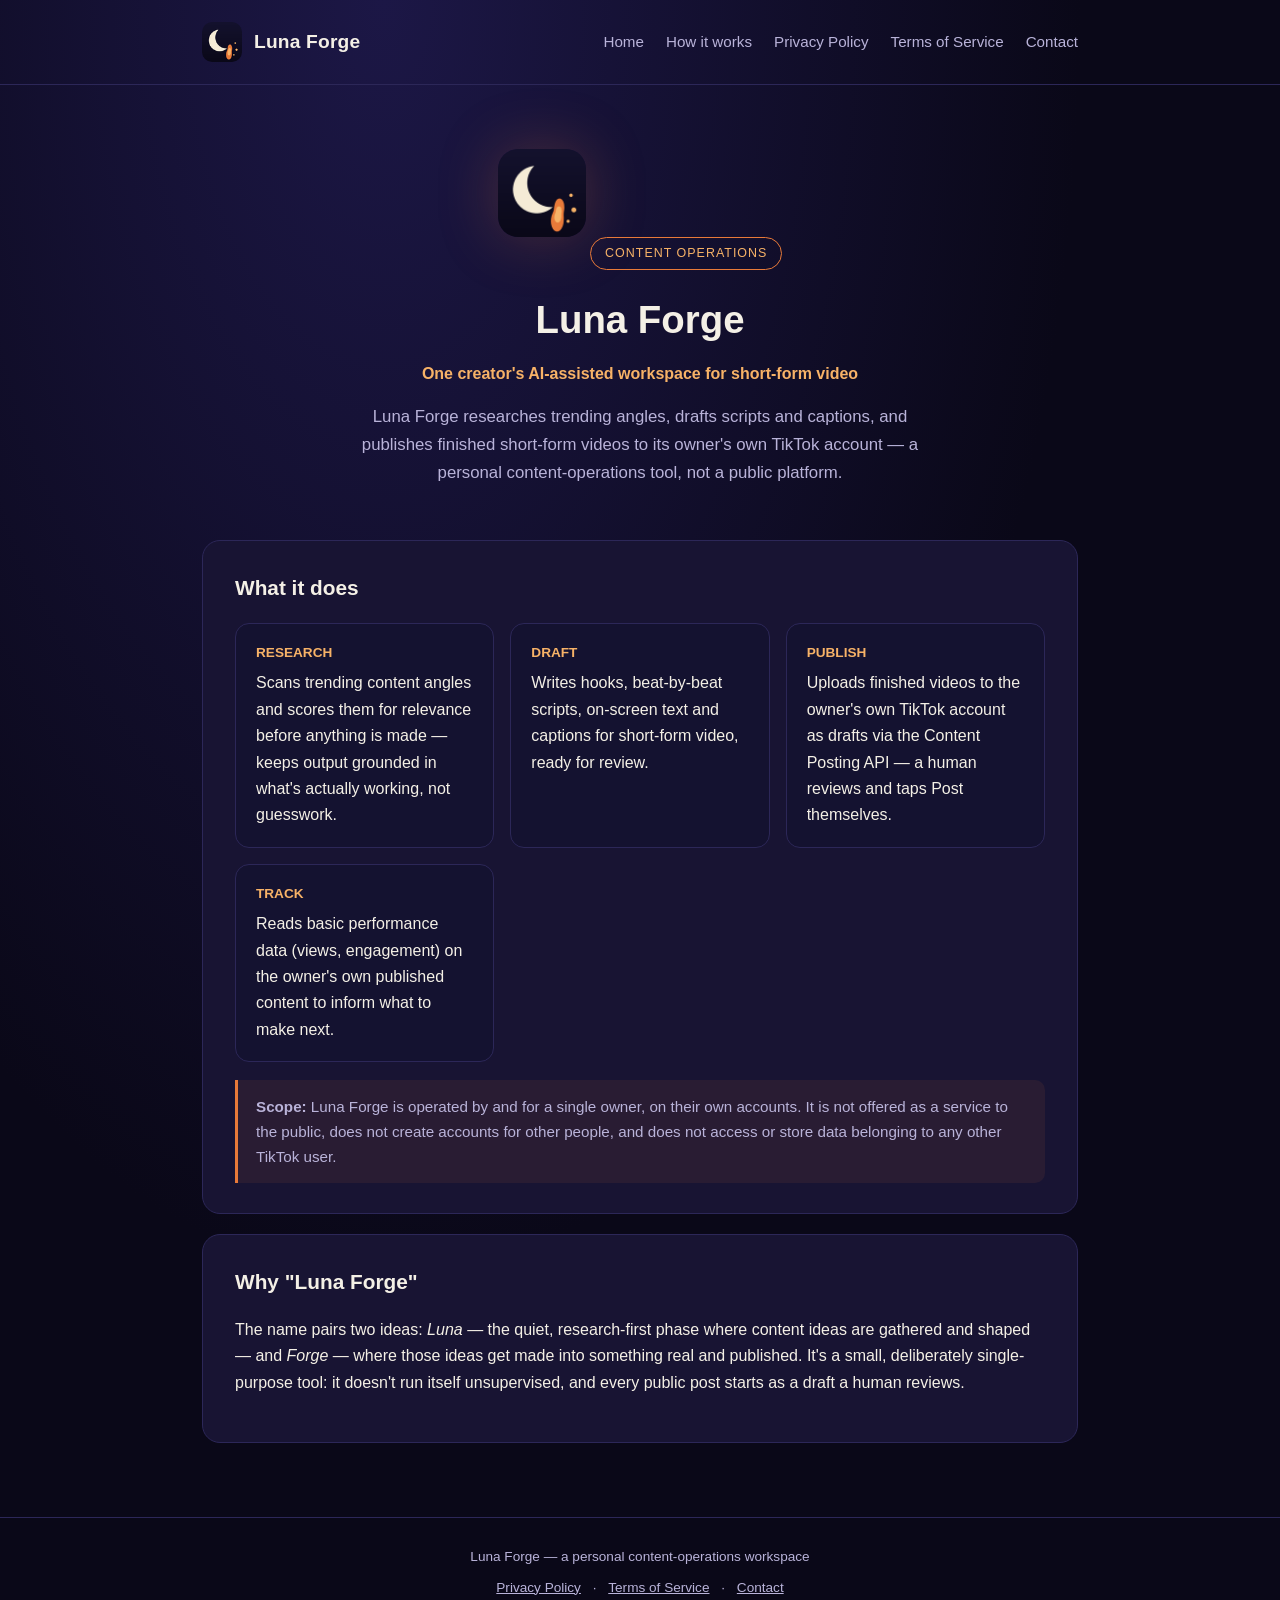
<file: index.html>
<!DOCTYPE html>
<html lang="en">
<head>
<meta charset="UTF-8">
<meta name="viewport" content="width=device-width, initial-scale=1">
<title>Luna Forge</title>
<meta name="description" content="Luna Forge — a personal, AI-assisted content-operations workspace for researching, drafting and publishing short-form video content.">
<link rel="icon" type="image/png" href="/icon-32.png">
<link rel="apple-touch-icon" href="/icon-180.png">
<style>
  :root{
    --bg:#0a0818; --bg2:#141230; --panel:#181433; --line:#2c2758;
    --ink:#f4f0e6; --muted:#b9b3d9; --ember:#e87a39; --ember-light:#f7b267; --moon:#f5ebd6;
  }
  *{box-sizing:border-box}
  html,body{margin:0;padding:0}
  body{
    background:radial-gradient(ellipse at 30% 0%, #1c1746 0%, var(--bg) 55%);
    color:var(--ink); font-family:-apple-system,BlinkMacSystemFont,'Segoe UI',Helvetica,Arial,sans-serif;
    line-height:1.65;
  }
  a{ color:var(--ember-light); }
  .wrap{ max-width:920px; margin:0 auto; padding:0 22px; }

  header{ padding-block:22px; border-bottom:1px solid var(--line); }
  .nav{ display:flex; align-items:center; justify-content:space-between; gap:16px; flex-wrap:wrap; }
  .brand{ display:flex; align-items:center; gap:12px; text-decoration:none; }
  .brand img{ width:40px; height:40px; border-radius:10px; display:block; }
  .brand span{ font-size:1.2rem; font-weight:700; letter-spacing:.01em; color:var(--ink); }
  nav.links{ display:flex; gap:22px; flex-wrap:wrap; }
  nav.links a{ color:var(--muted); text-decoration:none; font-size:0.95rem; }
  nav.links a:hover{ color:var(--ember-light); }

  .hero{ text-align:center; padding:64px 20px 44px; }
  .hero img.mark{ width:88px; height:88px; border-radius:20px; margin-bottom:20px; box-shadow:0 0 60px rgba(232,122,57,0.25); }
  .hero h1{ font-size:2.4rem; margin:0 0 10px; }
  .hero .tag{ color:var(--ember-light); font-weight:600; margin-bottom:16px; }
  .hero p.lede{ color:var(--muted); max-width:560px; margin:0 auto; font-size:1.05rem; }

  .badge{
    display:inline-block; font-size:0.78rem; letter-spacing:.08em; text-transform:uppercase;
    color:var(--ember-light); border:1px solid var(--ember); border-radius:999px; padding:5px 14px; margin-bottom:18px;
  }

  section{ padding:10px 0 54px; }
  .card{
    background:var(--panel); border:1px solid var(--line); border-radius:18px;
    padding:30px 32px; margin-bottom:20px;
  }
  .card h2{ margin-top:0; font-size:1.3rem; }
  .grid{ display:grid; grid-template-columns:repeat(auto-fit,minmax(220px,1fr)); gap:16px; margin-top:16px; }
  .item{ background:var(--bg2); border:1px solid var(--line); border-radius:14px; padding:18px 20px; }
  .item .n{ color:var(--ember-light); font-weight:700; font-size:0.85rem; margin-bottom:6px; }

  .scope{
    border-left:3px solid var(--ember); padding:14px 18px; background:rgba(232,122,57,0.08);
    border-radius:0 10px 10px 0; margin-top:18px; font-size:0.95rem; color:var(--muted);
  }

  footer{
    border-top:1px solid var(--line); padding:28px 20px 44px; text-align:center;
    color:var(--muted); font-size:0.85rem;
  }
  footer a{ color:var(--muted); text-decoration:underline; }
  footer .links a{ margin:0 8px; }

  @media (max-width:480px){
    .hero h1{ font-size:1.8rem; }
    .card{ padding:24px 20px; }
  }
</style>
</head>
<body>

<header>
  <div class="wrap nav">
    <a href="/" class="brand">
      <img src="/icon-64.png" alt="Luna Forge">
      <span>Luna Forge</span>
    </a>
    <nav class="links">
      <a href="/">Home</a>
      <a href="/#how-it-works">How it works</a>
      <a href="/privacy.html">Privacy Policy</a>
      <a href="/terms.html">Terms of Service</a>
      <a href="mailto:fezuk85@googlemail.com">Contact</a>
    </nav>
  </div>
</header>

<main class="wrap">
  <div class="hero">
    <img class="mark" src="/icon-180.png" alt="Luna Forge logo">
    <div class="badge">Content Operations</div>
    <h1>Luna Forge</h1>
    <div class="tag">One creator's AI-assisted workspace for short-form video</div>
    <p class="lede">Luna Forge researches trending angles, drafts scripts and captions, and publishes finished short-form videos to its owner's own TikTok account — a personal content-operations tool, not a public platform.</p>
  </div>

  <section id="how-it-works">
    <div class="card">
      <h2>What it does</h2>
      <div class="grid">
        <div class="item"><div class="n">RESEARCH</div>Scans trending content angles and scores them for relevance before anything is made — keeps output grounded in what's actually working, not guesswork.</div>
        <div class="item"><div class="n">DRAFT</div>Writes hooks, beat-by-beat scripts, on-screen text and captions for short-form video, ready for review.</div>
        <div class="item"><div class="n">PUBLISH</div>Uploads finished videos to the owner's own TikTok account as drafts via the Content Posting API — a human reviews and taps Post themselves.</div>
        <div class="item"><div class="n">TRACK</div>Reads basic performance data (views, engagement) on the owner's own published content to inform what to make next.</div>
      </div>
      <div class="scope">
        <strong>Scope:</strong> Luna Forge is operated by and for a single owner, on their own accounts. It is not offered as a service to the public, does not create accounts for other people, and does not access or store data belonging to any other TikTok user.
      </div>
    </div>

    <div class="card">
      <h2>Why "Luna Forge"</h2>
      <p>The name pairs two ideas: <em>Luna</em> — the quiet, research-first phase where content ideas are gathered and shaped — and <em>Forge</em> — where those ideas get made into something real and published. It's a small, deliberately single-purpose tool: it doesn't run itself unsupervised, and every public post starts as a draft a human reviews.</p>
    </div>
  </section>
</main>

<footer>
  <div class="wrap">
    Luna Forge — a personal content-operations workspace<br>
    <div class="links" style="margin-top:8px">
      <a href="/privacy.html">Privacy Policy</a> ·
      <a href="/terms.html">Terms of Service</a> ·
      <a href="mailto:fezuk85@googlemail.com">Contact</a>
    </div>
  </div>
</footer>

</body>
</html>
</file>
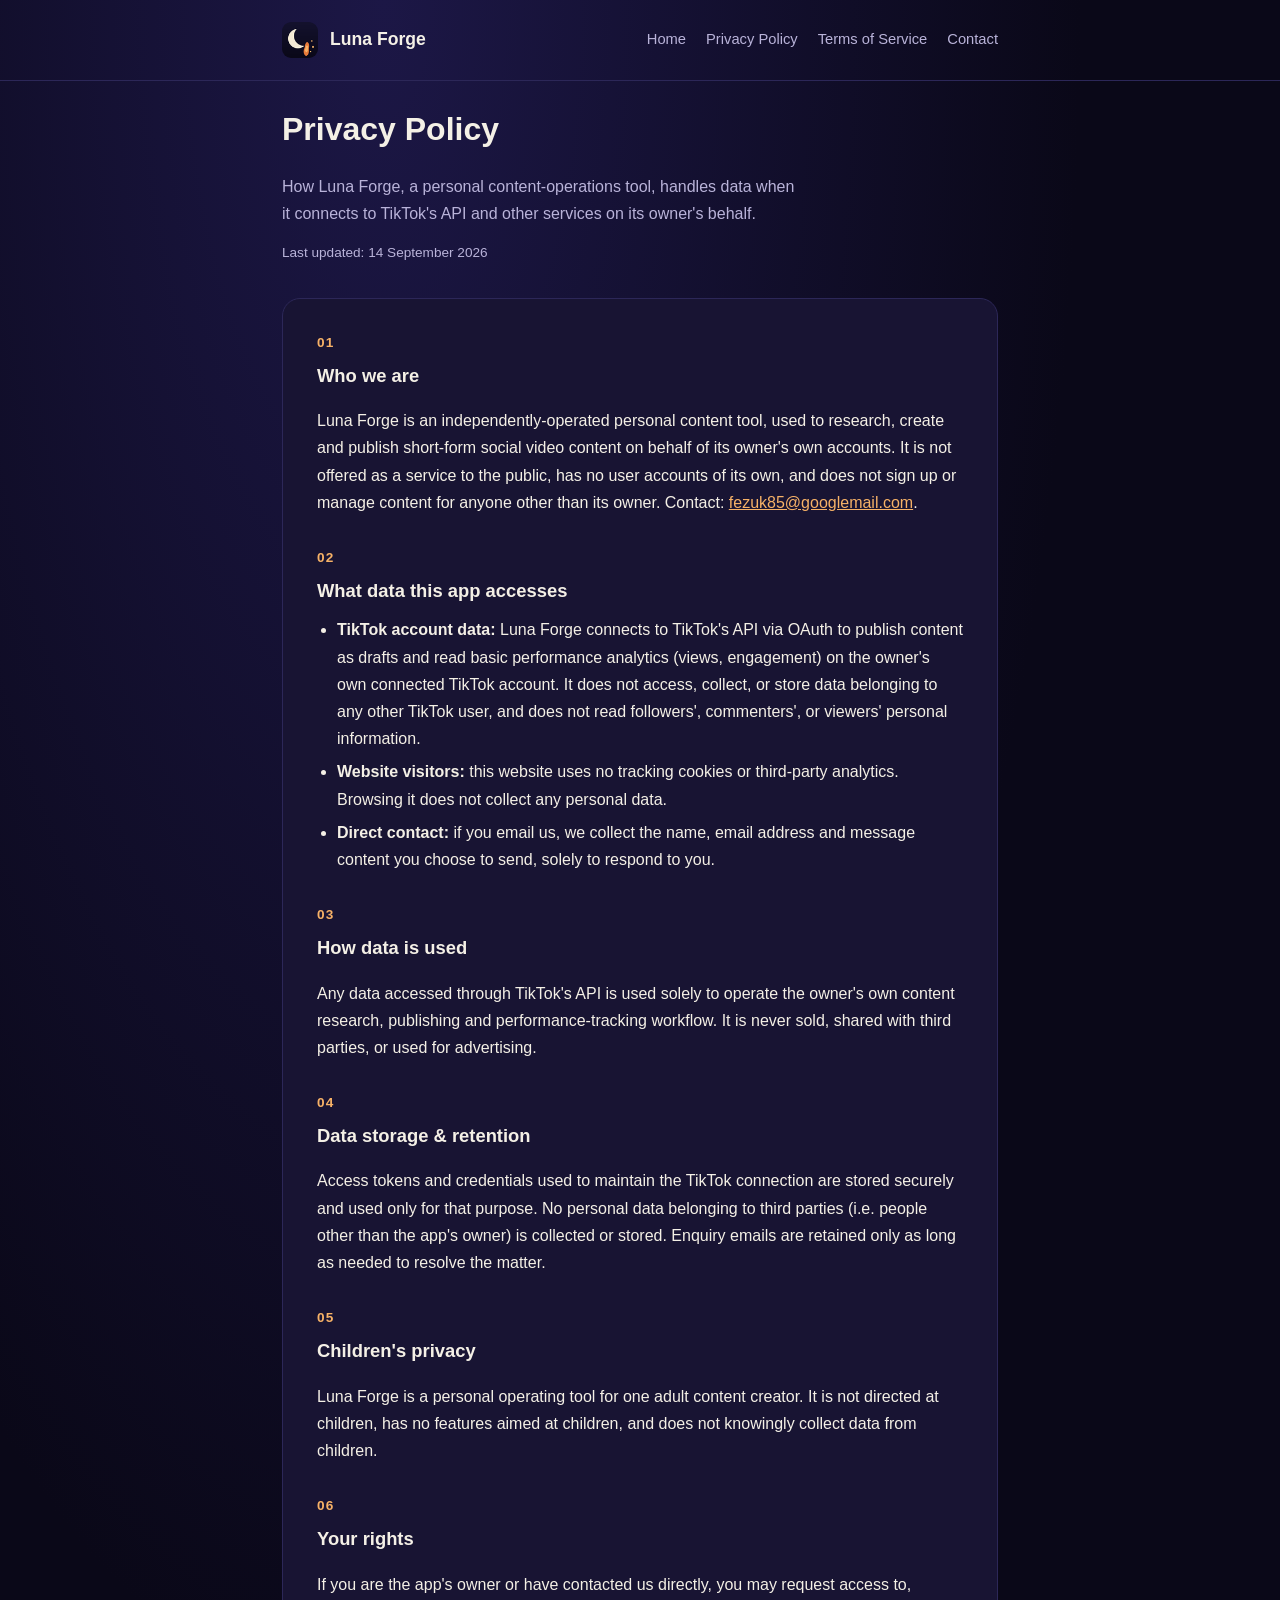
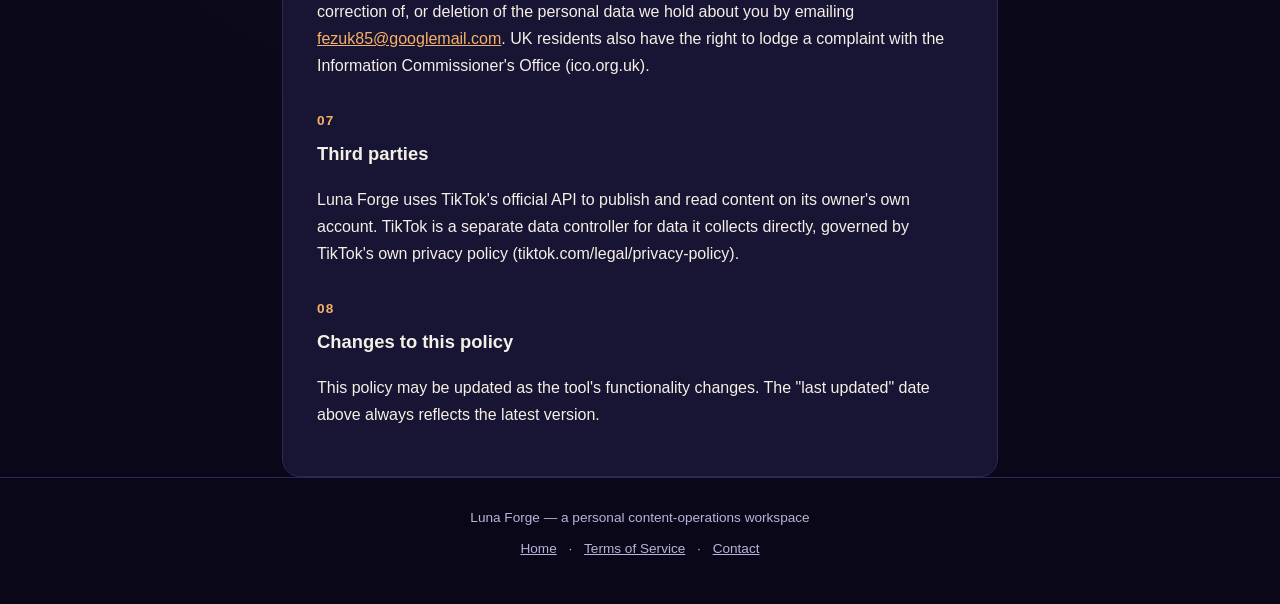
<file: privacy.htm>
<!DOCTYPE html>
<html lang="en">
<head>
<meta charset="UTF-8">
<meta name="viewport" content="width=device-width, initial-scale=1">
<title>Privacy Policy — Luna Forge</title>
<link rel="icon" type="image/png" href="/icon-32.png">
<link rel="apple-touch-icon" href="/icon-180.png">
<link rel="stylesheet" href="/legal.css">
</head>
<body>

<header>
  <div class="wrap nav">
    <a href="/" class="brand">
      <img src="/icon-64.png" alt="Luna Forge">
      <span>Luna Forge</span>
    </a>
    <nav class="links">
      <a href="/">Home</a>
      <a href="/privacy.html">Privacy Policy</a>
      <a href="/terms.html">Terms of Service</a>
      <a href="mailto:fezuk85@googlemail.com">Contact</a>
    </nav>
  </div>
</header>

<main class="wrap">
  <h1>Privacy Policy</h1>
  <p class="subtitle">How Luna Forge, a personal content-operations tool, handles data when it connects to TikTok's API and other services on its owner's behalf.</p>
  <p class="updated">Last updated: 14 September 2026</p>

  <div class="card">
    <div class="sec">
      <div class="num">01</div>
      <h2>Who we are</h2>
      <p>Luna Forge is an independently-operated personal content tool, used to research, create and publish short-form social video content on behalf of its owner's own accounts. It is not offered as a service to the public, has no user accounts of its own, and does not sign up or manage content for anyone other than its owner. Contact: <a href="mailto:fezuk85@googlemail.com">fezuk85@googlemail.com</a>.</p>
    </div>

    <div class="sec">
      <div class="num">02</div>
      <h2>What data this app accesses</h2>
      <ul>
        <li><strong>TikTok account data:</strong> Luna Forge connects to TikTok's API via OAuth to publish content as drafts and read basic performance analytics (views, engagement) on the owner's own connected TikTok account. It does not access, collect, or store data belonging to any other TikTok user, and does not read followers', commenters', or viewers' personal information.</li>
        <li><strong>Website visitors:</strong> this website uses no tracking cookies or third-party analytics. Browsing it does not collect any personal data.</li>
        <li><strong>Direct contact:</strong> if you email us, we collect the name, email address and message content you choose to send, solely to respond to you.</li>
      </ul>
    </div>

    <div class="sec">
      <div class="num">03</div>
      <h2>How data is used</h2>
      <p>Any data accessed through TikTok's API is used solely to operate the owner's own content research, publishing and performance-tracking workflow. It is never sold, shared with third parties, or used for advertising.</p>
    </div>

    <div class="sec">
      <div class="num">04</div>
      <h2>Data storage &amp; retention</h2>
      <p>Access tokens and credentials used to maintain the TikTok connection are stored securely and used only for that purpose. No personal data belonging to third parties (i.e. people other than the app's owner) is collected or stored. Enquiry emails are retained only as long as needed to resolve the matter.</p>
    </div>

    <div class="sec">
      <div class="num">05</div>
      <h2>Children's privacy</h2>
      <p>Luna Forge is a personal operating tool for one adult content creator. It is not directed at children, has no features aimed at children, and does not knowingly collect data from children.</p>
    </div>

    <div class="sec">
      <div class="num">06</div>
      <h2>Your rights</h2>
      <p>If you are the app's owner or have contacted us directly, you may request access to, correction of, or deletion of the personal data we hold about you by emailing <a href="mailto:fezuk85@googlemail.com">fezuk85@googlemail.com</a>. UK residents also have the right to lodge a complaint with the Information Commissioner's Office (ico.org.uk).</p>
    </div>

    <div class="sec">
      <div class="num">07</div>
      <h2>Third parties</h2>
      <p>Luna Forge uses TikTok's official API to publish and read content on its owner's own account. TikTok is a separate data controller for data it collects directly, governed by TikTok's own privacy policy (tiktok.com/legal/privacy-policy).</p>
    </div>

    <div class="sec">
      <div class="num">08</div>
      <h2>Changes to this policy</h2>
      <p>This policy may be updated as the tool's functionality changes. The "last updated" date above always reflects the latest version.</p>
    </div>
  </div>
</main>

<footer>
  <div class="wrap">
    Luna Forge — a personal content-operations workspace<br>
    <div class="links" style="margin-top:8px">
      <a href="/">Home</a> ·
      <a href="/terms.html">Terms of Service</a> ·
      <a href="mailto:fezuk85@googlemail.com">Contact</a>
    </div>
  </div>
</footer>

</body>
</html>
</file>
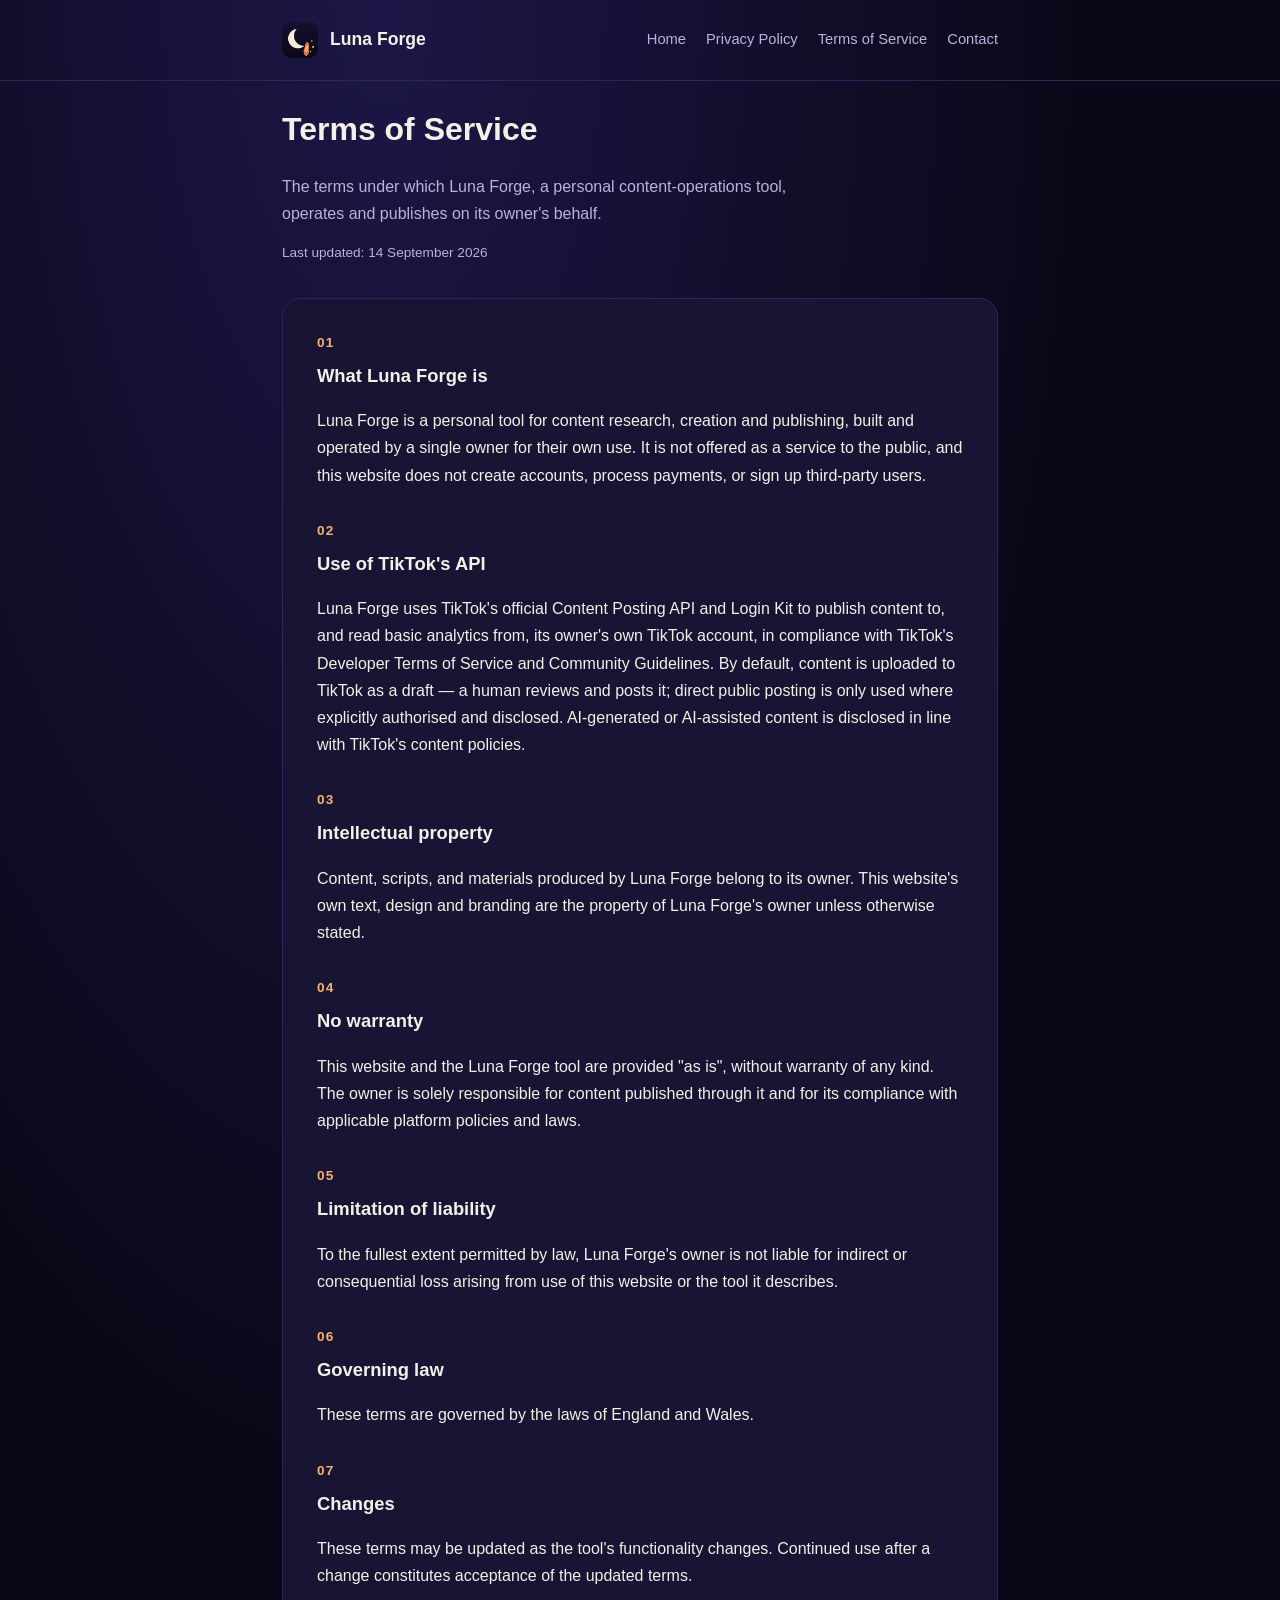
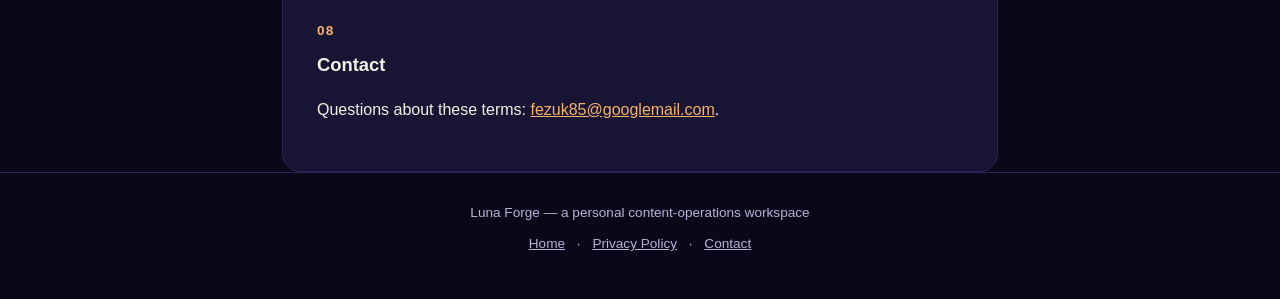
<file: terms.html>
<!DOCTYPE html>
<html lang="en">
<head>
<meta charset="UTF-8">
<meta name="viewport" content="width=device-width, initial-scale=1">
<title>Terms of Service — Luna Forge</title>
<link rel="icon" type="image/png" href="/icon-32.png">
<link rel="apple-touch-icon" href="/icon-180.png">
<link rel="stylesheet" href="/legal.css">
</head>
<body>

<header>
  <div class="wrap nav">
    <a href="/" class="brand">
      <img src="/icon-64.png" alt="Luna Forge">
      <span>Luna Forge</span>
    </a>
    <nav class="links">
      <a href="/">Home</a>
      <a href="/privacy.html">Privacy Policy</a>
      <a href="/terms.html">Terms of Service</a>
      <a href="mailto:fezuk85@googlemail.com">Contact</a>
    </nav>
  </div>
</header>

<main class="wrap">
  <h1>Terms of Service</h1>
  <p class="subtitle">The terms under which Luna Forge, a personal content-operations tool, operates and publishes on its owner's behalf.</p>
  <p class="updated">Last updated: 14 September 2026</p>

  <div class="card">
    <div class="sec">
      <div class="num">01</div>
      <h2>What Luna Forge is</h2>
      <p>Luna Forge is a personal tool for content research, creation and publishing, built and operated by a single owner for their own use. It is not offered as a service to the public, and this website does not create accounts, process payments, or sign up third-party users.</p>
    </div>

    <div class="sec">
      <div class="num">02</div>
      <h2>Use of TikTok's API</h2>
      <p>Luna Forge uses TikTok's official Content Posting API and Login Kit to publish content to, and read basic analytics from, its owner's own TikTok account, in compliance with TikTok's Developer Terms of Service and Community Guidelines. By default, content is uploaded to TikTok as a draft — a human reviews and posts it; direct public posting is only used where explicitly authorised and disclosed. AI-generated or AI-assisted content is disclosed in line with TikTok's content policies.</p>
    </div>

    <div class="sec">
      <div class="num">03</div>
      <h2>Intellectual property</h2>
      <p>Content, scripts, and materials produced by Luna Forge belong to its owner. This website's own text, design and branding are the property of Luna Forge's owner unless otherwise stated.</p>
    </div>

    <div class="sec">
      <div class="num">04</div>
      <h2>No warranty</h2>
      <p>This website and the Luna Forge tool are provided "as is", without warranty of any kind. The owner is solely responsible for content published through it and for its compliance with applicable platform policies and laws.</p>
    </div>

    <div class="sec">
      <div class="num">05</div>
      <h2>Limitation of liability</h2>
      <p>To the fullest extent permitted by law, Luna Forge's owner is not liable for indirect or consequential loss arising from use of this website or the tool it describes.</p>
    </div>

    <div class="sec">
      <div class="num">06</div>
      <h2>Governing law</h2>
      <p>These terms are governed by the laws of England and Wales.</p>
    </div>

    <div class="sec">
      <div class="num">07</div>
      <h2>Changes</h2>
      <p>These terms may be updated as the tool's functionality changes. Continued use after a change constitutes acceptance of the updated terms.</p>
    </div>

    <div class="sec">
      <div class="num">08</div>
      <h2>Contact</h2>
      <p>Questions about these terms: <a href="mailto:fezuk85@googlemail.com">fezuk85@googlemail.com</a>.</p>
    </div>
  </div>
</main>

<footer>
  <div class="wrap">
    Luna Forge — a personal content-operations workspace<br>
    <div class="links" style="margin-top:8px">
      <a href="/">Home</a> ·
      <a href="/privacy.html">Privacy Policy</a> ·
      <a href="mailto:fezuk85@googlemail.com">Contact</a>
    </div>
  </div>
</footer>

</body>
</html>
</file>
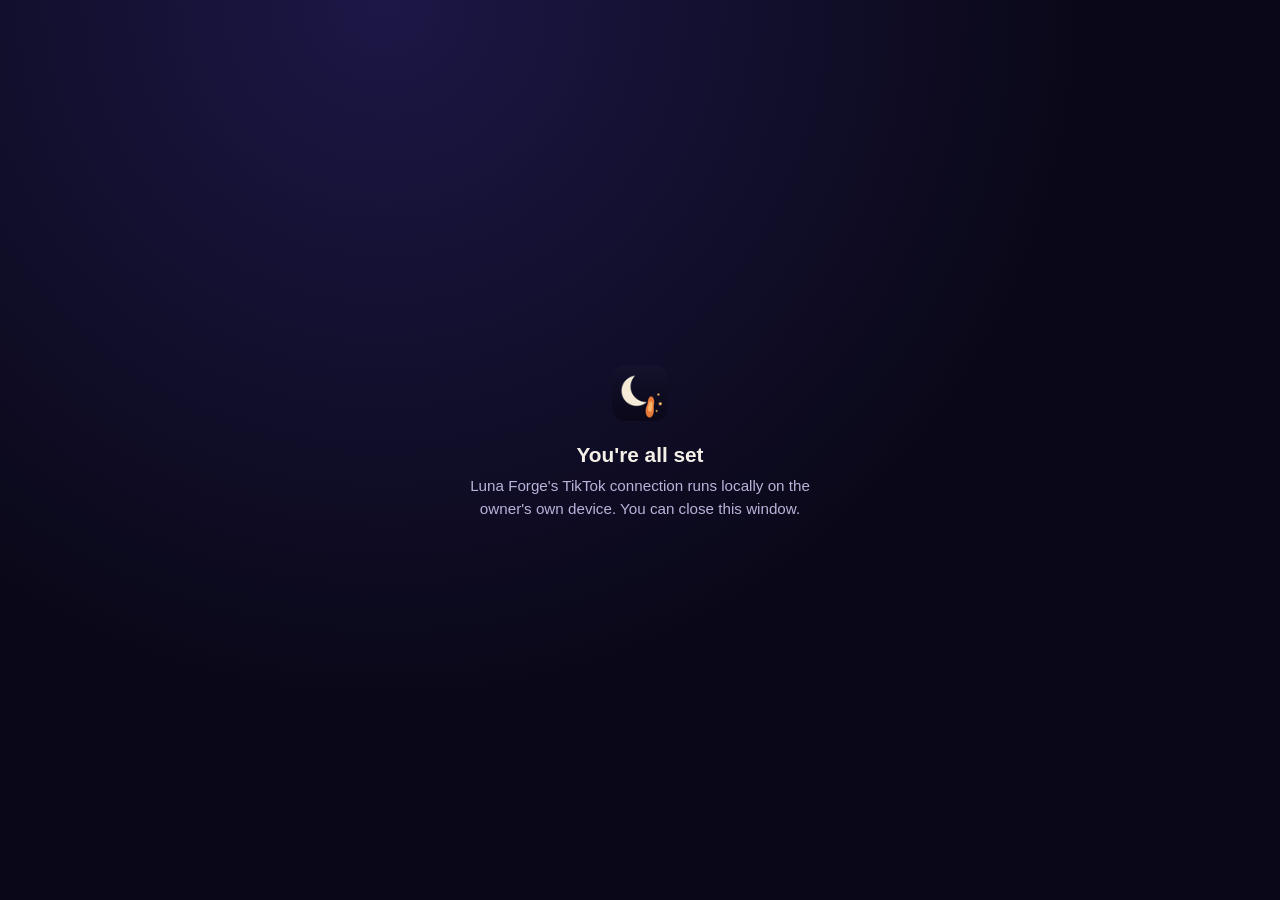
<file: tiktok-callback.html>
<!DOCTYPE html>
<html lang="en">
<head>
<meta charset="UTF-8">
<meta name="viewport" content="width=device-width, initial-scale=1">
<title>Luna Forge</title>
<link rel="icon" type="image/png" href="/icon-32.png">
<style>
  :root{ --bg:#0a0818; --ink:#f4f0e6; --muted:#b9b3d9; --ember:#e87a39; --card:#151030; }
  *{box-sizing:border-box}
  html,body{ height:100%; margin:0; }
  body{
    background:radial-gradient(ellipse at 30% 0%, #1c1746 0%, var(--bg) 55%);
    color:var(--ink); display:flex; align-items:center; justify-content:center;
    font-family:-apple-system,BlinkMacSystemFont,'Segoe UI',Helvetica,Arial,sans-serif;
    padding:20px;
  }
  .card{ text-align:center; max-width:440px; padding:32px; }
  .card img{ width:56px; height:56px; border-radius:14px; margin-bottom:18px; }
  h1{ font-size:1.3rem; margin:0 0 8px; }
  p{ color:var(--muted); font-size:0.95rem; margin:0 0 14px; line-height:1.5; }
  .code-box{
    background:var(--card); border:1px solid #2a2460; border-radius:10px;
    padding:16px; margin:18px 0; word-break:break-all;
    font-family:ui-monospace,SFMono-Regular,Menlo,Consolas,monospace;
    font-size:0.95rem; color:var(--ember); user-select:all;
  }
  .hint{ font-size:0.82rem; color:var(--muted); }
  button{
    background:var(--ember); color:#1a1030; border:none; border-radius:8px;
    padding:10px 18px; font-size:0.9rem; font-weight:600; cursor:pointer; margin-top:4px;
  }
  button:active{ transform:translateY(1px); }
  .copied{ color:#8be28b; font-size:0.85rem; margin-top:8px; min-height:1.2em; }
</style>
</head>
<body>
  <div class="card" id="card">
    <img src="/icon-64.png" alt="Luna Forge">
    <h1>You're all set</h1>
    <p>Luna Forge's TikTok connection runs locally on the owner's own device. You can close this window.</p>
  </div>
  <script>
    // TikTok redirects here with ?code=...&state=... after the owner approves access.
    // This page never sends the code anywhere - it only displays it, once, in this browser,
    // for the owner to copy back to wherever they're setting the connection up.
    const q = new URLSearchParams(location.search);
    const code = q.get("code");
    const error = q.get("error");
    const card = document.getElementById("card");

    if (code) {
      card.innerHTML = `
        <img src="/icon-64.png" alt="Luna Forge">
        <h1>Almost done</h1>
        <p>Copy this code and paste it back where you were setting up the TikTok connection.</p>
        <div class="code-box" id="codebox">${code}</div>
        <button id="copybtn">Copy code</button>
        <div class="copied" id="copied"></div>
        <p class="hint">This code only works once and expires in a few minutes.</p>
      `;
      const box = document.getElementById("codebox");
      const btn = document.getElementById("copybtn");
      const copied = document.getElementById("copied");
      const doCopy = () => {
        navigator.clipboard.writeText(code).then(() => {
          copied.textContent = "Copied.";
        }).catch(() => {
          copied.textContent = "Couldn't auto-copy - select the code above and copy it manually.";
        });
      };
      btn.addEventListener("click", doCopy);
      doCopy(); // try to copy automatically on load too
    } else if (error) {
      card.innerHTML = `
        <img src="/icon-64.png" alt="Luna Forge">
        <h1>Something went wrong</h1>
        <p>TikTok reported: <strong>${error.replace(/[<>&]/g, c => ({"<":"&lt;",">":"&gt;","&":"&amp;"}[c]))}</strong></p>
        <p class="hint">Go back and try connecting again.</p>
      `;
    }
    // else: leave the default "You're all set" message (page opened directly, no params).
  </script>
</body>
</html>
</file>
<file: legal.css>
:root{
  --bg:#0a0818; --bg2:#141230; --panel:#181433; --line:#2c2758;
  --ink:#f4f0e6; --muted:#b9b3d9; --ember:#e87a39; --ember-light:#f7b267;
}
*{box-sizing:border-box}
html,body{margin:0;padding:0}
body{
  background:radial-gradient(ellipse at 30% 0%, #1c1746 0%, var(--bg) 55%);
  color:var(--ink); font-family:-apple-system,BlinkMacSystemFont,'Segoe UI',Helvetica,Arial,sans-serif;
  line-height:1.7;
}
a{ color:var(--ember-light); }
.wrap{ max-width:760px; margin:0 auto; padding:0 22px; }
header{ padding-block:22px; border-bottom:1px solid var(--line); margin-bottom:8px; }
.nav{ display:flex; align-items:center; justify-content:space-between; gap:16px; flex-wrap:wrap; }
.brand{ display:flex; align-items:center; gap:12px; text-decoration:none; }
.brand img{ width:36px; height:36px; border-radius:9px; display:block; }
.brand span{ font-size:1.1rem; font-weight:700; color:var(--ink); }
nav.links{ display:flex; gap:20px; flex-wrap:wrap; }
nav.links a{ color:var(--muted); text-decoration:none; font-size:0.92rem; }
nav.links a:hover{ color:var(--ember-light); }

main{ padding:40px 0 60px; }
h1{ font-size:2rem; margin-bottom:6px; }
.subtitle{ color:var(--muted); max-width:520px; margin-bottom:6px; }
.updated{ color:var(--muted); font-size:0.85rem; margin-bottom:34px; }
.card{ background:var(--panel); border:1px solid var(--line); border-radius:18px; padding:32px 34px; }
.sec{ margin-bottom:30px; }
.sec:last-child{ margin-bottom:0; }
.sec .num{ color:var(--ember-light); font-weight:700; font-size:0.85rem; letter-spacing:.08em; margin-bottom:6px; }
.sec h2{ font-size:1.15rem; margin:0 0 10px; }
.sec p, .sec li{ color:var(--ink); }
.sec ul{ padding-left:20px; margin:10px 0; }
.sec ul li{ margin-bottom:6px; }

footer{ border-top:1px solid var(--line); padding:28px 20px 44px; text-align:center; color:var(--muted); font-size:0.85rem; }
footer a{ color:var(--muted); text-decoration:underline; }
footer .links a{ margin:0 8px; }
</file>
